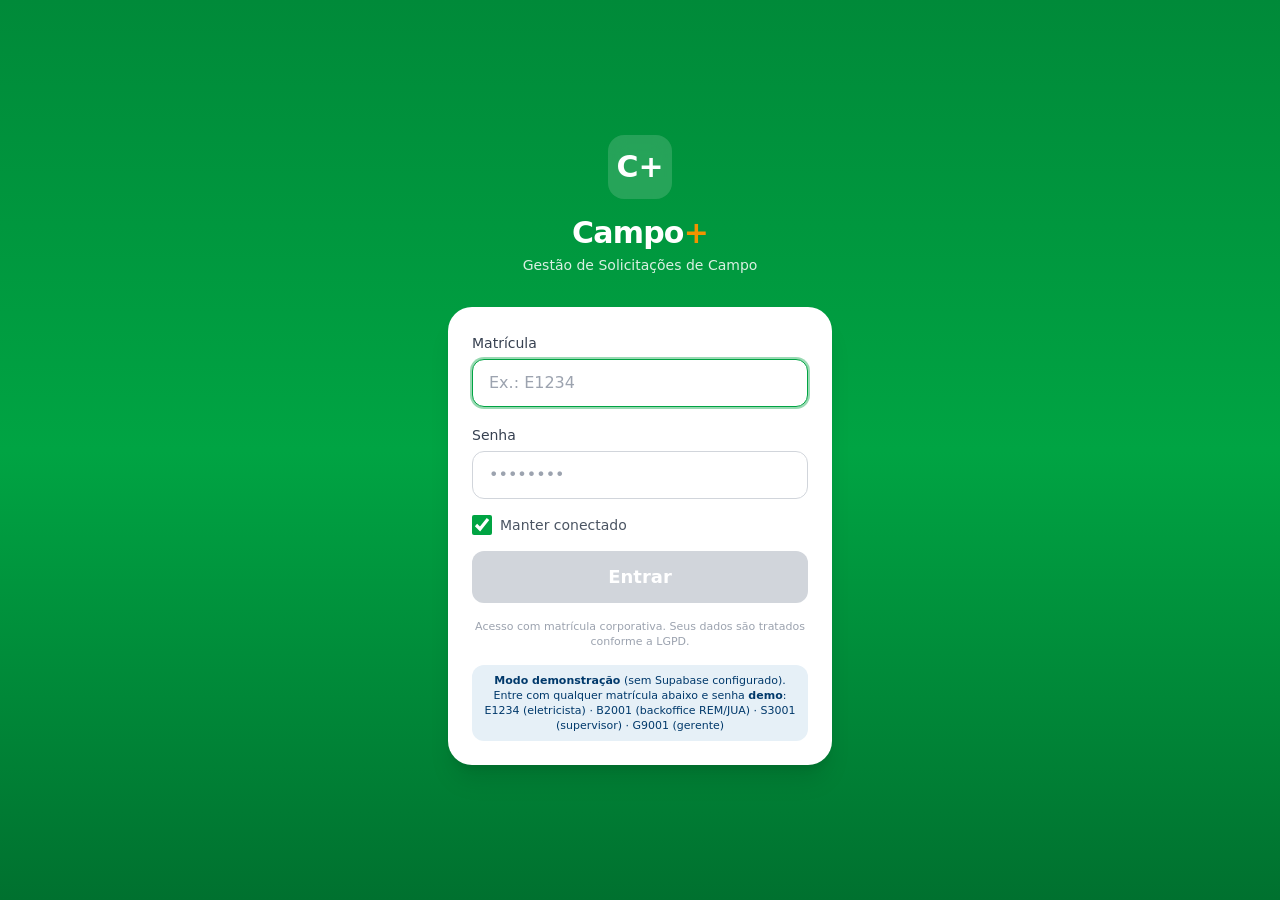
<file: index.html>
<!doctype html>
<html lang="pt-BR">
  <head>
    <meta charset="UTF-8" />
    <meta name="viewport" content="width=device-width, initial-scale=1.0, viewport-fit=cover" />
    <meta name="theme-color" content="#00A443" />
    <meta name="description" content="Campo+ | Gestão de Solicitações de Campo" />
    <meta name="apple-mobile-web-app-capable" content="yes" />
    <meta name="mobile-web-app-capable" content="yes" />
    <meta name="apple-mobile-web-app-status-bar-style" content="black-translucent" />
    <meta name="apple-mobile-web-app-title" content="Campo+" />
    <link rel="icon" href="./icons/icon-192.png" />
    <link rel="apple-touch-icon" href="./icons/icon-192.png" />
    <link rel="manifest" href="./manifest.webmanifest" />
    <link rel="apple-touch-startup-image" media="(device-width: 428px) and (device-height: 926px) and (-webkit-device-pixel-ratio: 3)" href="./icons/apple-splash-1290x2796.png" />
    <link rel="apple-touch-startup-image" media="(device-width: 390px) and (device-height: 844px) and (-webkit-device-pixel-ratio: 3)" href="./icons/apple-splash-1170x2532.png" />
    <link rel="apple-touch-startup-image" media="(device-width: 375px) and (device-height: 812px) and (-webkit-device-pixel-ratio: 3)" href="./icons/apple-splash-1125x2436.png" />
    <link rel="apple-touch-startup-image" media="(device-width: 414px) and (device-height: 896px) and (-webkit-device-pixel-ratio: 2)" href="./icons/apple-splash-1242x2688.png" />
    <link rel="apple-touch-startup-image" media="(device-width: 375px) and (device-height: 667px) and (-webkit-device-pixel-ratio: 2)" href="./icons/apple-splash-750x1334.png" />
    <title>Campo+ | Gestão de Solicitações de Campo</title>
    <script type="module" crossorigin src="/assets/index--kVnrN8R.js"></script>
    <link rel="stylesheet" crossorigin href="/assets/index-D35mV-sp.css">
  </head>
  <body>
    <div id="root"></div>
  </body>
</html>
</file>
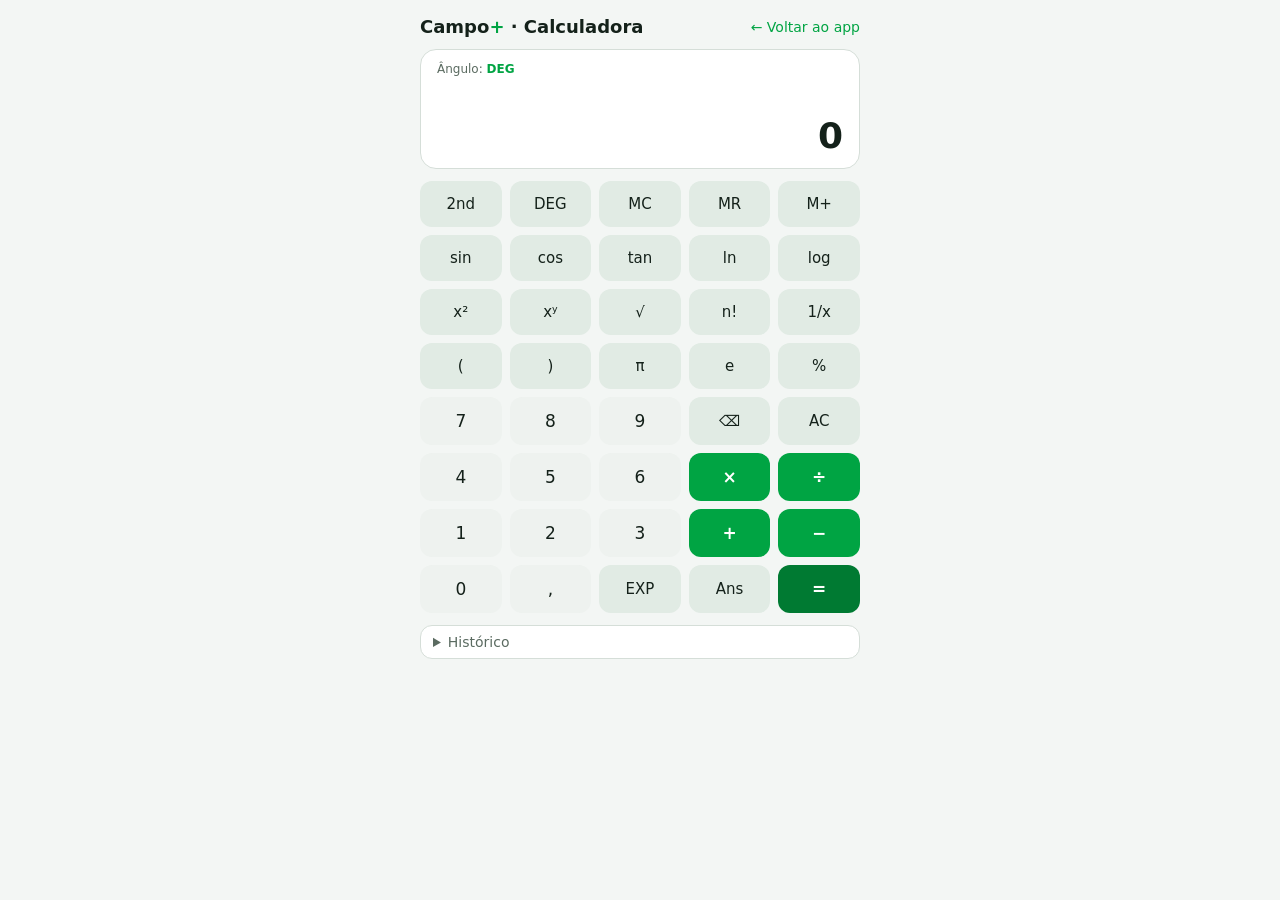
<file: calculadora.html>
<!doctype html>
<html lang="pt-BR">
  <head>
    <meta charset="UTF-8" />
    <meta name="viewport" content="width=device-width, initial-scale=1.0, viewport-fit=cover" />
    <meta name="theme-color" content="#00A443" />
    <meta name="description" content="Campo+ | Calculadora científica" />
    <link rel="icon" href="./icons/icon-192.png" />
    <link rel="apple-touch-icon" href="./icons/icon-192.png" />
    <link rel="manifest" href="./manifest.webmanifest" />
    <title>Campo+ | Calculadora científica</title>
    <style>
      :root {
        --verde: #00a443;
        --verde-escuro: #007a32;
        --bg: #f3f6f4;
        --painel: #ffffff;
        --tecla: #eef2ef;
        --tecla-fn: #e1ebe4;
        --texto: #14211a;
        --texto-sec: #5b6b61;
        --borda: #d5ded8;
        --erro: #c62828;
      }
      @media (prefers-color-scheme: dark) {
        :root {
          --bg: #0f1612;
          --painel: #18221c;
          --tecla: #223029;
          --tecla-fn: #1c3326;
          --texto: #e8f0eb;
          --texto-sec: #9db0a4;
          --borda: #2c3b33;
          --erro: #ef5350;
        }
      }
      * { box-sizing: border-box; }
      html, body { margin: 0; height: 100%; }
      body {
        background: var(--bg);
        color: var(--texto);
        font-family: system-ui, -apple-system, "Segoe UI", Roboto, sans-serif;
        display: flex;
        justify-content: center;
        padding: max(16px, env(safe-area-inset-top)) 16px max(16px, env(safe-area-inset-bottom));
      }
      .calc { width: 100%; max-width: 440px; display: flex; flex-direction: column; gap: 12px; }
      header { display: flex; align-items: center; justify-content: space-between; }
      header h1 { font-size: 18px; margin: 0; }
      header h1 span { color: var(--verde); }
      header a { color: var(--verde); text-decoration: none; font-size: 14px; }
      .visor {
        background: var(--painel);
        border: 1px solid var(--borda);
        border-radius: 16px;
        padding: 12px 16px;
        min-height: 120px;
        display: flex;
        flex-direction: column;
        justify-content: space-between;
      }
      .status { display: flex; gap: 8px; font-size: 12px; color: var(--texto-sec); }
      .status b { color: var(--verde); }
      #expr {
        font-size: 20px;
        color: var(--texto-sec);
        text-align: right;
        word-break: break-all;
        min-height: 28px;
      }
      #res {
        font-size: 36px;
        font-weight: 600;
        text-align: right;
        overflow-x: auto;
        white-space: nowrap;
        font-variant-numeric: tabular-nums;
      }
      #res.erro { color: var(--erro); font-size: 22px; }
      .teclado { display: grid; grid-template-columns: repeat(5, 1fr); gap: 8px; }
      button {
        font: inherit;
        font-size: 17px;
        border: none;
        border-radius: 12px;
        padding: 14px 0;
        background: var(--tecla);
        color: var(--texto);
        cursor: pointer;
        touch-action: manipulation;
        transition: filter .1s, transform .05s;
      }
      button:hover { filter: brightness(.96); }
      button:active { transform: scale(.96); }
      button:focus-visible { outline: 2px solid var(--verde); outline-offset: 2px; }
      button.fn { background: var(--tecla-fn); font-size: 15px; }
      button.op { background: var(--verde); color: #fff; font-weight: 600; }
      button.igual { background: var(--verde-escuro); color: #fff; font-weight: 700; }
      button.ativo { outline: 2px solid var(--verde); }
      details {
        background: var(--painel);
        border: 1px solid var(--borda);
        border-radius: 12px;
        padding: 8px 12px;
        font-size: 14px;
      }
      summary { cursor: pointer; color: var(--texto-sec); }
      #historico { list-style: none; margin: 8px 0 0; padding: 0; max-height: 200px; overflow-y: auto; }
      #historico li {
        padding: 6px 0;
        border-top: 1px solid var(--borda);
        cursor: pointer;
        text-align: right;
      }
      #historico li small { display: block; color: var(--texto-sec); }
    </style>
  </head>
  <body>
    <main class="calc">
      <header>
        <h1>Campo<span>+</span> · Calculadora</h1>
        <a href="./">← Voltar ao app</a>
      </header>

      <section class="visor" aria-live="polite">
        <div class="status">
          <span>Ângulo: <b id="modo">DEG</b></span>
          <span id="memInd"></span>
          <span id="shiftInd"></span>
        </div>
        <div id="expr"></div>
        <div id="res">0</div>
      </section>

      <section class="teclado" id="teclado">
        <button class="fn" data-acao="shift" id="btnShift">2nd</button>
        <button class="fn" data-acao="modo" id="btnModo">DEG</button>
        <button class="fn" data-acao="mc">MC</button>
        <button class="fn" data-acao="mr">MR</button>
        <button class="fn" data-acao="m+">M+</button>

        <button class="fn" data-f="sin" data-f2="asin">sin</button>
        <button class="fn" data-f="cos" data-f2="acos">cos</button>
        <button class="fn" data-f="tan" data-f2="atan">tan</button>
        <button class="fn" data-f="ln" data-f2="exp">ln</button>
        <button class="fn" data-f="log" data-f2="10^">log</button>

        <button class="fn" data-ins="²" data-ins2="³">x²</button>
        <button class="fn" data-ins="^">xʸ</button>
        <button class="fn" data-f="√" data-f2="∛">√</button>
        <button class="fn" data-ins="!">n!</button>
        <button class="fn" data-ins="⁻¹">1/x</button>

        <button class="fn" data-ins="(">(</button>
        <button class="fn" data-ins=")">)</button>
        <button class="fn" data-ins="π">π</button>
        <button class="fn" data-ins="e">e</button>
        <button class="fn" data-ins="%">%</button>

        <button data-ins="7">7</button>
        <button data-ins="8">8</button>
        <button data-ins="9">9</button>
        <button class="fn" data-acao="del" aria-label="Apagar">⌫</button>
        <button class="fn" data-acao="ac">AC</button>

        <button data-ins="4">4</button>
        <button data-ins="5">5</button>
        <button data-ins="6">6</button>
        <button class="op" data-ins="×">×</button>
        <button class="op" data-ins="÷">÷</button>

        <button data-ins="1">1</button>
        <button data-ins="2">2</button>
        <button data-ins="3">3</button>
        <button class="op" data-ins="+">+</button>
        <button class="op" data-ins="−">−</button>

        <button data-ins="0">0</button>
        <button data-ins=",">,</button>
        <button class="fn" data-ins="E" title="Notação científica (×10ⁿ)">EXP</button>
        <button class="fn" data-acao="ans">Ans</button>
        <button class="igual" data-acao="igual">=</button>
      </section>

      <details>
        <summary>Histórico</summary>
        <ul id="historico"></ul>
      </details>
    </main>

    <script>
      'use strict'

      // ---------- Avaliador (descida recursiva, sem eval) ----------
      // Gramática:
      //   expr    = termo (('+'|'-') termo)*
      //   termo   = unario (('*'|'/') unario | <multiplicação implícita>)*
      //   unario  = ('+'|'-') unario | potencia
      //   potencia= posfixo ('^' unario)?          (associativa à direita)
      //   posfixo = primario ('!' | '%' | '²' | '³' | '⁻¹')*
      //   primario= numero | const | func primario | '(' expr ')'
      const FUNCS = ['asin', 'acos', 'atan', 'sin', 'cos', 'tan', 'ln', 'log', 'exp', '10^', '√', '∛']
      const CONSTS = { 'π': Math.PI, 'e': Math.E, 'Ans': 0 }

      function tokenizar(s) {
        const t = []
        let i = 0
        s = s.replace(/×/g, '*').replace(/÷/g, '/').replace(/−/g, '-').replace(/,/g, '.')
        while (i < s.length) {
          const c = s[i]
          if (c === ' ') { i++; continue }
          const num = /^(\d+\.?\d*|\.\d+)(E[+-]?\d+)?/.exec(s.slice(i))
          if (num) { t.push({ k: 'num', v: parseFloat(num[0]) }); i += num[0].length; continue }
          const fn = FUNCS.find(f => s.startsWith(f, i))
          if (fn) { t.push({ k: 'fn', v: fn }); i += fn.length; continue }
          if (s.startsWith('Ans', i)) { t.push({ k: 'num', v: CONSTS.Ans }); i += 3; continue }
          if (s.startsWith('⁻¹', i)) { t.push({ k: 'post', v: '⁻¹' }); i += 2; continue }
          if (c === 'π' || c === 'e') { t.push({ k: 'num', v: CONSTS[c] }); i++; continue }
          if ('!%²³'.includes(c)) { t.push({ k: 'post', v: c }); i++; continue }
          if ('+-*/^()'.includes(c)) { t.push({ k: c }); i++; continue }
          throw new Error('Símbolo inválido: ' + c)
        }
        return t
      }

      function fatorial(n) {
        if (n < 0 || !Number.isInteger(n)) throw new Error('n! exige inteiro ≥ 0')
        if (n > 170) return Infinity
        let r = 1
        for (let i = 2; i <= n; i++) r *= i
        return r
      }

      function avaliar(str, emGraus) {
        const t = tokenizar(str)
        let p = 0
        const ver = () => t[p]
        const pega = k => {
          if (!t[p] || t[p].k !== k) throw new Error(k === ')' ? 'Parêntese não fechado' : 'Expressão incompleta')
          return t[p++]
        }
        const ang = x => (emGraus ? (x * Math.PI) / 180 : x)
        const angInv = x => (emGraus ? (x * 180) / Math.PI : x)
        // corrige ruído de ponto flutuante em ângulos notáveis (sin 180° = 0, não 1,2e-16)
        const limpa = x => (Math.abs(x) < 1e-12 ? 0 : x)

        const aplica = (f, x) => {
          switch (f) {
            case 'sin': return limpa(Math.sin(ang(x)))
            case 'cos': return limpa(Math.cos(ang(x)))
            case 'tan': {
              if (emGraus && Math.abs(x % 180) === 90) throw new Error('tan indefinida')
              return limpa(Math.tan(ang(x)))
            }
            case 'asin': return angInv(Math.asin(x))
            case 'acos': return angInv(Math.acos(x))
            case 'atan': return angInv(Math.atan(x))
            case 'ln': return Math.log(x)
            case 'log': return Math.log10(x)
            case 'exp': return Math.exp(x)
            case '10^': return Math.pow(10, x)
            case '√': return Math.sqrt(x)
            case '∛': return Math.cbrt(x)
          }
        }

        // pct: o último termo lido foi "x%" isolado → em a ± x%, vale a × x/100 (200 + 10% = 220)
        let pct = false
        function expr() {
          let v = termo()
          while (ver() && (ver().k === '+' || ver().k === '-')) {
            const op = t[p++].k
            let d = termo()
            if (pct) d = v * d
            v = op === '+' ? v + d : v - d
          }
          return v
        }
        function iniciaPrimario(tk) {
          return tk && (tk.k === 'num' || tk.k === 'fn' || tk.k === '(')
        }
        function termo() {
          let v = unario()
          let ehPct = pct
          for (;;) {
            const tk = ver()
            if (tk && (tk.k === '*' || tk.k === '/')) {
              p++
              const d = unario()
              if (tk.k === '/' && d === 0) throw new Error('Divisão por zero')
              v = tk.k === '*' ? v * d : v / d
            } else if (iniciaPrimario(tk)) {
              v *= unario() // 2π, 3(4+1), 2sin(30)
            } else break
            ehPct = false
          }
          pct = ehPct
          return v
        }
        function unario() {
          const tk = ver()
          if (tk && tk.k === '-') { p++; return -unario() }
          if (tk && tk.k === '+') { p++; return unario() }
          return potencia()
        }
        function potencia() {
          const b = posfixo()
          if (ver() && ver().k === '^') {
            p++
            const v = Math.pow(b, unario())
            pct = false
            return v
          }
          return b
        }
        function posfixo() {
          let v = primario()
          pct = false
          while (ver() && ver().k === 'post') {
            const o = t[p++].v
            pct = o === '%'
            if (o === '!') v = fatorial(v)
            else if (o === '%') v = v / 100
            else if (o === '²') v = v * v
            else if (o === '³') v = v * v * v
            else if (o === '⁻¹') {
              if (v === 0) throw new Error('Divisão por zero')
              v = 1 / v
            }
          }
          return v
        }
        function primario() {
          const tk = ver()
          if (!tk) throw new Error('Expressão incompleta')
          if (tk.k === 'num') { p++; return tk.v }
          if (tk.k === '(') {
            p++
            const v = expr()
            pega(')')
            return v
          }
          if (tk.k === 'fn') {
            p++
            return aplica(tk.v, primario()) // sin(30)² = (sin 30)²
          }
          throw new Error('Expressão inválida')
        }

        if (!t.length) return 0
        const r = expr()
        if (p < t.length) throw new Error(t[p].k === ')' ? 'Parêntese sem abertura' : 'Expressão inválida')
        if (Number.isNaN(r)) throw new Error('Fora do domínio')
        return r
      }

      function formatar(x) {
        if (!Number.isFinite(x)) return x > 0 ? '∞' : '−∞'
        if (x !== 0 && (Math.abs(x) >= 1e15 || Math.abs(x) < 1e-9)) {
          return x.toExponential(10).replace(/\.?0+e/, 'e').replace('.', ',').replace('e', ' × 10^').replace('^+', '^')
        }
        const r = parseFloat(x.toPrecision(14))
        return r.toLocaleString('pt-BR', { maximumFractionDigits: 12 })
      }

      // número → texto aceito pelo tokenizador (vírgula decimal, E maiúsculo)
      function paraExpr(x) {
        const t = String(parseFloat(x.toPrecision(14))).replace('e', 'E').replace('.', ',')
        return x < 0 ? '(' + t + ')' : t
      }

      // ---------- Estado e UI ----------
      const $ = id => document.getElementById(id)
      const elExpr = $('expr'), elRes = $('res')
      let expressao = ''
      let emGraus = true
      let shift = false
      let memoria = 0
      let acabouDeCalcular = false
      let historico = []

      try {
        const salvo = JSON.parse(localStorage.getItem('campomais-calc') || '{}')
        if (typeof salvo.memoria === 'number') memoria = salvo.memoria
        if (typeof salvo.ans === 'number') CONSTS.Ans = salvo.ans
        if (typeof salvo.emGraus === 'boolean') emGraus = salvo.emGraus
        if (Array.isArray(salvo.historico)) historico = salvo.historico.slice(0, 30)
      } catch (_) {}

      function persistir() {
        try {
          localStorage.setItem('campomais-calc', JSON.stringify({ memoria, ans: CONSTS.Ans, emGraus, historico }))
        } catch (_) {}
      }

      function preview() {
        if (!expressao) { elRes.textContent = '0'; elRes.classList.remove('erro'); return }
        try {
          // fecha parênteses pendentes só para a prévia
          const abertos = (expressao.match(/\(/g) || []).length - (expressao.match(/\)/g) || []).length
          const v = avaliar(expressao + ')'.repeat(Math.max(0, abertos)), emGraus)
          elRes.textContent = formatar(v)
          elRes.classList.remove('erro')
        } catch (_) { /* expressão ainda em digitação: mantém o último valor */ }
      }

      function render() {
        elExpr.textContent = expressao
        $('modo').textContent = emGraus ? 'DEG' : 'RAD'
        $('btnModo').textContent = emGraus ? 'DEG' : 'RAD'
        $('memInd').textContent = memoria !== 0 ? 'M = ' + formatar(memoria) : ''
        $('shiftInd').textContent = shift ? '2nd' : ''
        $('btnShift').classList.toggle('ativo', shift)
        document.querySelectorAll('[data-f2],[data-ins2]').forEach(b => {
          if (!b.dataset.rotulo) b.dataset.rotulo = b.textContent
          const alt = { asin: 'sin⁻¹', acos: 'cos⁻¹', atan: 'tan⁻¹', exp: 'eˣ', '10^': '10ˣ', '∛': '∛', '³': 'x³' }
          const k = b.dataset.f2 || b.dataset.ins2
          b.textContent = shift ? alt[k] : b.dataset.rotulo
        })
        const ul = $('historico')
        ul.innerHTML = ''
        historico.forEach(h => {
          const li = document.createElement('li')
          li.innerHTML = '<small></small><span></span>'
          li.firstChild.textContent = h.e + ' ='
          li.lastChild.textContent = formatar(h.r)
          li.onclick = () => { expressao = h.e; acabouDeCalcular = false; render(); preview() }
          ul.appendChild(li)
        })
      }

      function inserir(s) {
        const ehOperador = ['+', '−', '×', '÷', '^', '%', '!', '²', '³', '⁻¹'].includes(s)
        if (acabouDeCalcular) {
          // após "=": operador continua a partir de Ans; número começa conta nova
          expressao = ehOperador ? 'Ans' : ''
          acabouDeCalcular = false
        }
        expressao += s
        render()
        preview()
      }

      function calcular() {
        if (!expressao) return
        try {
          const abertos = (expressao.match(/\(/g) || []).length - (expressao.match(/\)/g) || []).length
          const completa = expressao + ')'.repeat(Math.max(0, abertos))
          const v = avaliar(completa, emGraus)
          CONSTS.Ans = v
          historico.unshift({ e: completa, r: v })
          historico = historico.slice(0, 30)
          expressao = completa
          elRes.textContent = formatar(v)
          elRes.classList.remove('erro')
          acabouDeCalcular = true
          persistir()
        } catch (err) {
          elRes.textContent = err.message
          elRes.classList.add('erro')
        }
        render()
      }

      function acao(a) {
        switch (a) {
          case 'ac': expressao = ''; acabouDeCalcular = false; break
          case 'del':
            if (acabouDeCalcular) { expressao = ''; acabouDeCalcular = false; break }
            // remove o token inteiro quando for função/constante (sin(, Ans, ⁻¹...)
            {
              const m = /(asin\(|acos\(|atan\(|sin\(|cos\(|tan\(|ln\(|log\(|exp\(|10\^\(|√\(|∛\(|Ans|⁻¹)$/.exec(expressao)
              expressao = expressao.slice(0, m ? -m[0].length : -1)
            }
            break
          case 'igual': calcular(); return
          case 'modo': emGraus = !emGraus; persistir(); break
          case 'shift': shift = !shift; render(); return
          case 'ans': inserir('Ans'); return
          case 'mc': memoria = 0; persistir(); break
          case 'mr': inserir(paraExpr(memoria)); return
          case 'm+':
            try {
              const v = expressao ? avaliar(expressao, emGraus) : CONSTS.Ans
              memoria += v
              persistir()
            } catch (_) {}
            break
        }
        render()
        preview()
      }

      $('teclado').addEventListener('click', e => {
        const b = e.target.closest('button')
        if (!b) return
        if (b.dataset.acao) return acao(b.dataset.acao)
        const usaShift = shift && (b.dataset.f2 || b.dataset.ins2)
        if (b.dataset.f) inserir((usaShift ? b.dataset.f2 : b.dataset.f) + '(')
        else if (b.dataset.ins) inserir(usaShift ? b.dataset.ins2 : b.dataset.ins)
        if (usaShift) { shift = false; render() }
      })

      // Teclado físico
      document.addEventListener('keydown', e => {
        if (e.ctrlKey || e.metaKey || e.altKey) return
        const k = e.key
        const mapa = { '*': '×', '/': '÷', '-': '−', '.': ',', 'p': 'π' }
        if (/^[0-9+()^!%e,]$/.test(k)) inserir(k)
        else if (mapa[k]) inserir(mapa[k])
        else if (k === 's') inserir('sin(')
        else if (k === 'c') inserir('cos(')
        else if (k === 't') inserir('tan(')
        else if (k === 'l') inserir('ln(')
        else if (k === 'r') inserir('√(')
        else if (k === 'Enter' || k === '=') { e.preventDefault(); calcular() }
        else if (k === 'Backspace') acao('del')
        else if (k === 'Escape' || k === 'Delete') acao('ac')
        else return
        e.preventDefault()
      })

      render()
    </script>
  </body>
</html>
</file>
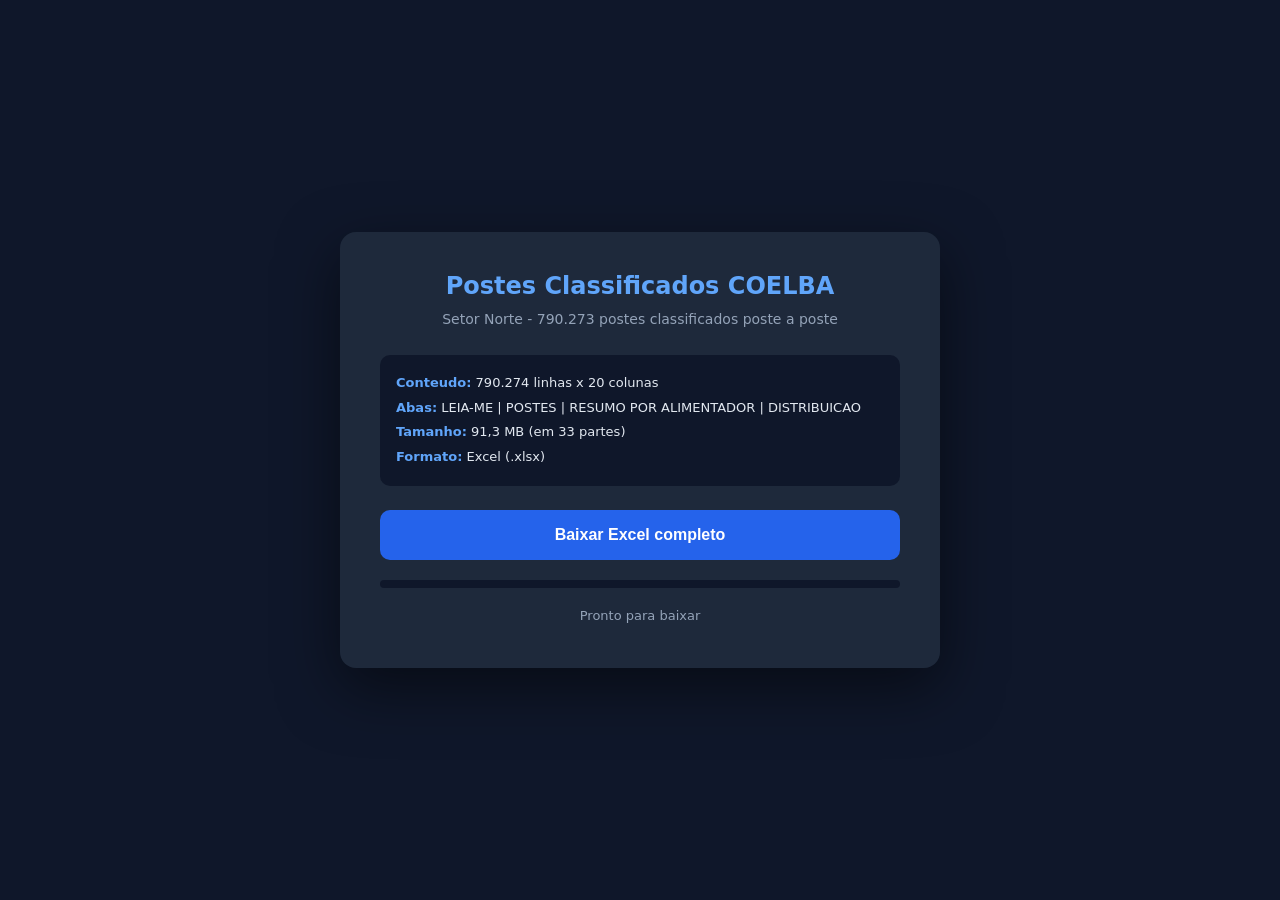
<file: risco/excel.html>
<!DOCTYPE html><html lang="pt-BR"><head><meta charset="utf-8">
<meta name="viewport" content="width=device-width,initial-scale=1">
<title>Excel - Postes Classificados COELBA</title>
<style>
body{margin:0;font-family:system-ui,-apple-system,sans-serif;background:#0f172a;color:#e2e8f0;
display:flex;align-items:center;justify-content:center;min-height:100vh}
.card{background:#1e293b;border-radius:16px;padding:40px;max-width:520px;width:90%;
box-shadow:0 20px 60px rgba(0,0,0,.5);text-align:center}
h1{margin:0 0 8px;font-size:24px;color:#60a5fa}
.sub{color:#94a3b8;font-size:14px;margin-bottom:24px;line-height:1.6}
.info{background:#0f172a;border-radius:10px;padding:16px;margin-bottom:24px;font-size:13px;text-align:left;line-height:1.9}
.info b{color:#60a5fa}
button{background:#2563eb;color:#fff;border:0;border-radius:10px;padding:16px 32px;
font-size:16px;font-weight:600;cursor:pointer;width:100%;transition:.2s}
button:hover{background:#1d4ed8}button:disabled{background:#475569;cursor:not-allowed}
.barra{height:8px;background:#0f172a;border-radius:4px;overflow:hidden;margin:20px 0}
.barra i{display:block;height:100%;width:0;background:linear-gradient(90deg,#2563eb,#60a5fa);transition:width .3s}
#st{font-size:13px;color:#94a3b8;min-height:20px}
.ok{color:#4ade80!important}.err{color:#f87171!important}
</style></head><body>
<div class="card">
<h1>Postes Classificados COELBA</h1>
<div class="sub">Setor Norte - 790.273 postes classificados poste a poste</div>
<div class="info">
<b>Conteudo:</b> 790.274 linhas x 20 colunas<br>
<b>Abas:</b> LEIA-ME | POSTES | RESUMO POR ALIMENTADOR | DISTRIBUICAO<br>
<b>Tamanho:</b> 91,3 MB (em 33 partes)<br>
<b>Formato:</b> Excel (.xlsx)
</div>
<button id="bt" onclick="baixar()">Baixar Excel completo</button>
<div class="barra"><i id="pb"></i></div>
<div id="st">Pronto para baixar</div>
</div>
<script>
var N=33;
async function baixar(){
  var bt=document.getElementById('bt'),pb=document.getElementById('pb'),st=document.getElementById('st');
  bt.disabled=true;
  try{
    var pedacos=[];
    for(var i=1;i<=N;i++){
      var nome='p'+String(i).padStart(2,'0')+'.b64';
      st.textContent='Baixando parte '+i+' de '+N+'...';
      pb.style.width=(i/N*100)+'%';
      var r=await fetch('xlsx/'+nome+'?t='+Date.now());
      if(!r.ok) throw new Error('parte '+i+': HTTP '+r.status);
      var t=(await r.text()).trim();
      var bin=atob(t), u=new Uint8Array(bin.length);
      for(var j=0;j<bin.length;j++) u[j]=bin.charCodeAt(j);
      pedacos.push(u);
    }
    st.textContent='Montando arquivo...';
    var blob=new Blob(pedacos,{type:'application/vnd.openxmlformats-officedocument.spreadsheetml.sheet'});
    var a=document.createElement('a');
    a.href=URL.createObjectURL(blob);
    a.download='postes_classificados_completo.xlsx';
    document.body.appendChild(a); a.click();
    setTimeout(function(){URL.revokeObjectURL(a.href);a.remove()},2000);
    st.className='ok'; st.textContent='Pronto! O download comecou (91,3 MB)';
    pb.style.width='100%';
  }catch(e){
    st.className='err'; st.textContent='Erro: '+e.message;
  }
  bt.disabled=false;
}
</script></body></html>
</file>
<file: assets/index-D35mV-sp.css>
*,:before,:after{--tw-border-spacing-x: 0;--tw-border-spacing-y: 0;--tw-translate-x: 0;--tw-translate-y: 0;--tw-rotate: 0;--tw-skew-x: 0;--tw-skew-y: 0;--tw-scale-x: 1;--tw-scale-y: 1;--tw-pan-x: ;--tw-pan-y: ;--tw-pinch-zoom: ;--tw-scroll-snap-strictness: proximity;--tw-gradient-from-position: ;--tw-gradient-via-position: ;--tw-gradient-to-position: ;--tw-ordinal: ;--tw-slashed-zero: ;--tw-numeric-figure: ;--tw-numeric-spacing: ;--tw-numeric-fraction: ;--tw-ring-inset: ;--tw-ring-offset-width: 0px;--tw-ring-offset-color: #fff;--tw-ring-color: rgb(59 130 246 / .5);--tw-ring-offset-shadow: 0 0 #0000;--tw-ring-shadow: 0 0 #0000;--tw-shadow: 0 0 #0000;--tw-shadow-colored: 0 0 #0000;--tw-blur: ;--tw-brightness: ;--tw-contrast: ;--tw-grayscale: ;--tw-hue-rotate: ;--tw-invert: ;--tw-saturate: ;--tw-sepia: ;--tw-drop-shadow: ;--tw-backdrop-blur: ;--tw-backdrop-brightness: ;--tw-backdrop-contrast: ;--tw-backdrop-grayscale: ;--tw-backdrop-hue-rotate: ;--tw-backdrop-invert: ;--tw-backdrop-opacity: ;--tw-backdrop-saturate: ;--tw-backdrop-sepia: ;--tw-contain-size: ;--tw-contain-layout: ;--tw-contain-paint: ;--tw-contain-style: }::backdrop{--tw-border-spacing-x: 0;--tw-border-spacing-y: 0;--tw-translate-x: 0;--tw-translate-y: 0;--tw-rotate: 0;--tw-skew-x: 0;--tw-skew-y: 0;--tw-scale-x: 1;--tw-scale-y: 1;--tw-pan-x: ;--tw-pan-y: ;--tw-pinch-zoom: ;--tw-scroll-snap-strictness: proximity;--tw-gradient-from-position: ;--tw-gradient-via-position: ;--tw-gradient-to-position: ;--tw-ordinal: ;--tw-slashed-zero: ;--tw-numeric-figure: ;--tw-numeric-spacing: ;--tw-numeric-fraction: ;--tw-ring-inset: ;--tw-ring-offset-width: 0px;--tw-ring-offset-color: #fff;--tw-ring-color: rgb(59 130 246 / .5);--tw-ring-offset-shadow: 0 0 #0000;--tw-ring-shadow: 0 0 #0000;--tw-shadow: 0 0 #0000;--tw-shadow-colored: 0 0 #0000;--tw-blur: ;--tw-brightness: ;--tw-contrast: ;--tw-grayscale: ;--tw-hue-rotate: ;--tw-invert: ;--tw-saturate: ;--tw-sepia: ;--tw-drop-shadow: ;--tw-backdrop-blur: ;--tw-backdrop-brightness: ;--tw-backdrop-contrast: ;--tw-backdrop-grayscale: ;--tw-backdrop-hue-rotate: ;--tw-backdrop-invert: ;--tw-backdrop-opacity: ;--tw-backdrop-saturate: ;--tw-backdrop-sepia: ;--tw-contain-size: ;--tw-contain-layout: ;--tw-contain-paint: ;--tw-contain-style: }*,:before,:after{box-sizing:border-box;border-width:0;border-style:solid;border-color:#e5e7eb}:before,:after{--tw-content: ""}html,:host{line-height:1.5;-webkit-text-size-adjust:100%;-moz-tab-size:4;-o-tab-size:4;tab-size:4;font-family:Inter,system-ui,-apple-system,Segoe UI,Roboto,sans-serif;font-feature-settings:normal;font-variation-settings:normal;-webkit-tap-highlight-color:transparent}body{margin:0;line-height:inherit}hr{height:0;color:inherit;border-top-width:1px}abbr:where([title]){-webkit-text-decoration:underline dotted;text-decoration:underline dotted}h1,h2,h3,h4,h5,h6{font-size:inherit;font-weight:inherit}a{color:inherit;text-decoration:inherit}b,strong{font-weight:bolder}code,kbd,samp,pre{font-family:ui-monospace,SFMono-Regular,Menlo,Monaco,Consolas,Liberation Mono,Courier New,monospace;font-feature-settings:normal;font-variation-settings:normal;font-size:1em}small{font-size:80%}sub,sup{font-size:75%;line-height:0;position:relative;vertical-align:baseline}sub{bottom:-.25em}sup{top:-.5em}table{text-indent:0;border-color:inherit;border-collapse:collapse}button,input,optgroup,select,textarea{font-family:inherit;font-feature-settings:inherit;font-variation-settings:inherit;font-size:100%;font-weight:inherit;line-height:inherit;letter-spacing:inherit;color:inherit;margin:0;padding:0}button,select{text-transform:none}button,input:where([type=button]),input:where([type=reset]),input:where([type=submit]){-webkit-appearance:button;background-color:transparent;background-image:none}:-moz-focusring{outline:auto}:-moz-ui-invalid{box-shadow:none}progress{vertical-align:baseline}::-webkit-inner-spin-button,::-webkit-outer-spin-button{height:auto}[type=search]{-webkit-appearance:textfield;outline-offset:-2px}::-webkit-search-decoration{-webkit-appearance:none}::-webkit-file-upload-button{-webkit-appearance:button;font:inherit}summary{display:list-item}blockquote,dl,dd,h1,h2,h3,h4,h5,h6,hr,figure,p,pre{margin:0}fieldset{margin:0;padding:0}legend{padding:0}ol,ul,menu{list-style:none;margin:0;padding:0}dialog{padding:0}textarea{resize:vertical}input::-moz-placeholder,textarea::-moz-placeholder{opacity:1;color:#9ca3af}input::placeholder,textarea::placeholder{opacity:1;color:#9ca3af}button,[role=button]{cursor:pointer}:disabled{cursor:default}img,svg,video,canvas,audio,iframe,embed,object{display:block;vertical-align:middle}img,video{max-width:100%;height:auto}[hidden]:where(:not([hidden=until-found])){display:none}.fixed{position:fixed}.absolute{position:absolute}.relative{position:relative}.sticky{position:sticky}.inset-0{top:0;right:0;bottom:0;left:0}.inset-x-0{left:0;right:0}.-right-0\.5{right:-.125rem}.-right-1{right:-.25rem}.-top-0\.5{top:-.125rem}.-top-1{top:-.25rem}.bottom-0{bottom:0}.bottom-16{bottom:4rem}.bottom-24{bottom:6rem}.left-1\/2{left:50%}.left-3{left:.75rem}.right-0{right:0}.top-0{top:0}.top-1\/2{top:50%}.top-12{top:3rem}.z-40{z-index:40}.z-50{z-index:50}.z-\[60\]{z-index:60}.z-\[70\]{z-index:70}.col-span-2{grid-column:span 2 / span 2}.mx-auto{margin-left:auto;margin-right:auto}.my-0\.5{margin-top:.125rem;margin-bottom:.125rem}.-ml-2{margin-left:-.5rem}.-mt-14{margin-top:-3.5rem}.mb-0\.5{margin-bottom:.125rem}.mb-1{margin-bottom:.25rem}.mb-2{margin-bottom:.5rem}.mb-3{margin-bottom:.75rem}.mb-8{margin-bottom:2rem}.ml-1{margin-left:.25rem}.ml-auto{margin-left:auto}.mr-1{margin-right:.25rem}.mt-0\.5{margin-top:.125rem}.mt-1{margin-top:.25rem}.mt-1\.5{margin-top:.375rem}.mt-3{margin-top:.75rem}.mt-4{margin-top:1rem}.line-clamp-2{overflow:hidden;display:-webkit-box;-webkit-box-orient:vertical;-webkit-line-clamp:2}.block{display:block}.inline-block{display:inline-block}.inline{display:inline}.flex{display:flex}.inline-flex{display:inline-flex}.table{display:table}.grid{display:grid}.hidden{display:none}.h-1{height:.25rem}.h-1\.5{height:.375rem}.h-10{height:2.5rem}.h-11{height:2.75rem}.h-12{height:3rem}.h-14{height:3.5rem}.h-16{height:4rem}.h-2{height:.5rem}.h-2\.5{height:.625rem}.h-24{height:6rem}.h-3{height:.75rem}.h-4{height:1rem}.h-40{height:10rem}.h-5{height:1.25rem}.h-6{height:1.5rem}.h-64{height:16rem}.h-7{height:1.75rem}.h-8{height:2rem}.h-9{height:2.25rem}.h-full{height:100%}.max-h-80{max-height:20rem}.max-h-\[88vh\]{max-height:88vh}.min-h-11{min-height:2.75rem}.min-h-12{min-height:3rem}.min-h-14{min-height:3.5rem}.min-h-16{min-height:4rem}.min-h-24{min-height:6rem}.min-h-36{min-height:9rem}.min-h-\[88px\]{min-height:88px}.min-h-screen{min-height:100vh}.w-0\.5{width:.125rem}.w-10{width:2.5rem}.w-14{width:3.5rem}.w-16{width:4rem}.w-2{width:.5rem}.w-2\.5{width:.625rem}.w-24{width:6rem}.w-3{width:.75rem}.w-4{width:1rem}.w-44{width:11rem}.w-5{width:1.25rem}.w-72{width:18rem}.w-80{width:20rem}.w-9{width:2.25rem}.w-\[90\%\]{width:90%}.w-full{width:100%}.min-w-0{min-width:0px}.min-w-36{min-width:9rem}.min-w-40{min-width:10rem}.min-w-5{min-width:1.25rem}.min-w-\[30\%\]{min-width:30%}.min-w-max{min-width:-moz-max-content;min-width:max-content}.max-w-2xl{max-width:42rem}.max-w-40{max-width:10rem}.max-w-5xl{max-width:64rem}.max-w-6xl{max-width:72rem}.max-w-\[85\%\]{max-width:85%}.max-w-\[92vw\]{max-width:92vw}.max-w-md{max-width:28rem}.max-w-sm{max-width:24rem}.flex-1{flex:1 1 0%}.flex-\[2\]{flex:2}.flex-shrink-0,.shrink-0{flex-shrink:0}.-translate-x-1\/2{--tw-translate-x: -50%;transform:translate(var(--tw-translate-x),var(--tw-translate-y)) rotate(var(--tw-rotate)) skew(var(--tw-skew-x)) skewY(var(--tw-skew-y)) scaleX(var(--tw-scale-x)) scaleY(var(--tw-scale-y))}.-translate-y-1\/2{--tw-translate-y: -50%;transform:translate(var(--tw-translate-x),var(--tw-translate-y)) rotate(var(--tw-rotate)) skew(var(--tw-skew-x)) skewY(var(--tw-skew-y)) scaleX(var(--tw-scale-x)) scaleY(var(--tw-scale-y))}.scale-110{--tw-scale-x: 1.1;--tw-scale-y: 1.1;transform:translate(var(--tw-translate-x),var(--tw-translate-y)) rotate(var(--tw-rotate)) skew(var(--tw-skew-x)) skewY(var(--tw-skew-y)) scaleX(var(--tw-scale-x)) scaleY(var(--tw-scale-y))}@keyframes pulse{50%{opacity:.5}}.animate-pulse{animation:pulse 2s cubic-bezier(.4,0,.6,1) infinite}.cursor-grab{cursor:grab}.cursor-pointer{cursor:pointer}.select-none{-webkit-user-select:none;-moz-user-select:none;user-select:none}.list-disc{list-style-type:disc}.grid-cols-2{grid-template-columns:repeat(2,minmax(0,1fr))}.grid-cols-3{grid-template-columns:repeat(3,minmax(0,1fr))}.flex-col{flex-direction:column}.flex-wrap{flex-wrap:wrap}.items-start{align-items:flex-start}.items-end{align-items:flex-end}.items-center{align-items:center}.justify-center{justify-content:center}.justify-between{justify-content:space-between}.gap-0\.5{gap:.125rem}.gap-1{gap:.25rem}.gap-1\.5{gap:.375rem}.gap-2{gap:.5rem}.gap-3{gap:.75rem}.gap-4{gap:1rem}.space-y-0>:not([hidden])~:not([hidden]){--tw-space-y-reverse: 0;margin-top:calc(0px * calc(1 - var(--tw-space-y-reverse)));margin-bottom:calc(0px * var(--tw-space-y-reverse))}.space-y-1>:not([hidden])~:not([hidden]){--tw-space-y-reverse: 0;margin-top:calc(.25rem * calc(1 - var(--tw-space-y-reverse)));margin-bottom:calc(.25rem * var(--tw-space-y-reverse))}.space-y-1\.5>:not([hidden])~:not([hidden]){--tw-space-y-reverse: 0;margin-top:calc(.375rem * calc(1 - var(--tw-space-y-reverse)));margin-bottom:calc(.375rem * var(--tw-space-y-reverse))}.space-y-2>:not([hidden])~:not([hidden]){--tw-space-y-reverse: 0;margin-top:calc(.5rem * calc(1 - var(--tw-space-y-reverse)));margin-bottom:calc(.5rem * var(--tw-space-y-reverse))}.space-y-2\.5>:not([hidden])~:not([hidden]){--tw-space-y-reverse: 0;margin-top:calc(.625rem * calc(1 - var(--tw-space-y-reverse)));margin-bottom:calc(.625rem * var(--tw-space-y-reverse))}.space-y-3>:not([hidden])~:not([hidden]){--tw-space-y-reverse: 0;margin-top:calc(.75rem * calc(1 - var(--tw-space-y-reverse)));margin-bottom:calc(.75rem * var(--tw-space-y-reverse))}.space-y-4>:not([hidden])~:not([hidden]){--tw-space-y-reverse: 0;margin-top:calc(1rem * calc(1 - var(--tw-space-y-reverse)));margin-bottom:calc(1rem * var(--tw-space-y-reverse))}.space-y-5>:not([hidden])~:not([hidden]){--tw-space-y-reverse: 0;margin-top:calc(1.25rem * calc(1 - var(--tw-space-y-reverse)));margin-bottom:calc(1.25rem * var(--tw-space-y-reverse))}.self-end{align-self:flex-end}.self-center{align-self:center}.overflow-auto{overflow:auto}.overflow-hidden{overflow:hidden}.overflow-x-auto{overflow-x:auto}.truncate{overflow:hidden;text-overflow:ellipsis;white-space:nowrap}.whitespace-nowrap{white-space:nowrap}.break-all{word-break:break-all}.rounded{border-radius:.25rem}.rounded-2xl{border-radius:1rem}.rounded-3xl{border-radius:1.5rem}.rounded-full{border-radius:9999px}.rounded-lg{border-radius:.5rem}.rounded-xl{border-radius:.75rem}.border{border-width:1px}.border-2{border-width:2px}.border-b{border-bottom-width:1px}.border-l-4{border-left-width:4px}.border-t{border-top-width:1px}.border-dashed{border-style:dashed}.border-gray-100{--tw-border-opacity: 1;border-color:rgb(243 244 246 / var(--tw-border-opacity, 1))}.border-gray-200{--tw-border-opacity: 1;border-color:rgb(229 231 235 / var(--tw-border-opacity, 1))}.border-gray-300{--tw-border-opacity: 1;border-color:rgb(209 213 219 / var(--tw-border-opacity, 1))}.border-gray-50{--tw-border-opacity: 1;border-color:rgb(249 250 251 / var(--tw-border-opacity, 1))}.border-navy-200{--tw-border-opacity: 1;border-color:rgb(150 193 224 / var(--tw-border-opacity, 1))}.border-l-brand-500{--tw-border-opacity: 1;border-left-color:rgb(0 164 67 / var(--tw-border-opacity, 1))}.border-l-red-500{--tw-border-opacity: 1;border-left-color:rgb(239 68 68 / var(--tw-border-opacity, 1))}.border-l-warn-500{--tw-border-opacity: 1;border-left-color:rgb(243 146 0 / var(--tw-border-opacity, 1))}.bg-black\/40{background-color:#0006}.bg-brand-100{--tw-bg-opacity: 1;background-color:rgb(195 236 212 / var(--tw-bg-opacity, 1))}.bg-brand-50{--tw-bg-opacity: 1;background-color:rgb(230 247 236 / var(--tw-bg-opacity, 1))}.bg-brand-500{--tw-bg-opacity: 1;background-color:rgb(0 164 67 / var(--tw-bg-opacity, 1))}.bg-gray-100{--tw-bg-opacity: 1;background-color:rgb(243 244 246 / var(--tw-bg-opacity, 1))}.bg-gray-200{--tw-bg-opacity: 1;background-color:rgb(229 231 235 / var(--tw-bg-opacity, 1))}.bg-gray-200\/70{background-color:#e5e7ebb3}.bg-gray-300{--tw-bg-opacity: 1;background-color:rgb(209 213 219 / var(--tw-bg-opacity, 1))}.bg-gray-50{--tw-bg-opacity: 1;background-color:rgb(249 250 251 / var(--tw-bg-opacity, 1))}.bg-gray-50\/60{background-color:#f9fafb99}.bg-gray-900{--tw-bg-opacity: 1;background-color:rgb(17 24 39 / var(--tw-bg-opacity, 1))}.bg-navy-100{--tw-bg-opacity: 1;background-color:rgb(194 220 239 / var(--tw-bg-opacity, 1))}.bg-navy-50{--tw-bg-opacity: 1;background-color:rgb(230 240 247 / var(--tw-bg-opacity, 1))}.bg-navy-50\/40{background-color:#e6f0f766}.bg-navy-500{--tw-bg-opacity: 1;background-color:rgb(0 75 135 / var(--tw-bg-opacity, 1))}.bg-red-100{--tw-bg-opacity: 1;background-color:rgb(254 226 226 / var(--tw-bg-opacity, 1))}.bg-red-50{--tw-bg-opacity: 1;background-color:rgb(254 242 242 / var(--tw-bg-opacity, 1))}.bg-red-500{--tw-bg-opacity: 1;background-color:rgb(239 68 68 / var(--tw-bg-opacity, 1))}.bg-red-600{--tw-bg-opacity: 1;background-color:rgb(220 38 38 / var(--tw-bg-opacity, 1))}.bg-warn-100{--tw-bg-opacity: 1;background-color:rgb(254 239 217 / var(--tw-bg-opacity, 1))}.bg-warn-500{--tw-bg-opacity: 1;background-color:rgb(243 146 0 / var(--tw-bg-opacity, 1))}.bg-white{--tw-bg-opacity: 1;background-color:rgb(255 255 255 / var(--tw-bg-opacity, 1))}.bg-white\/15{background-color:#ffffff26}.bg-white\/20{background-color:#fff3}.bg-white\/60{background-color:#fff9}.bg-gradient-to-b{background-image:linear-gradient(to bottom,var(--tw-gradient-stops))}.from-brand-600{--tw-gradient-from: #008a39 var(--tw-gradient-from-position);--tw-gradient-to: rgb(0 138 57 / 0) var(--tw-gradient-to-position);--tw-gradient-stops: var(--tw-gradient-from), var(--tw-gradient-to)}.via-brand-500{--tw-gradient-to: rgb(0 164 67 / 0) var(--tw-gradient-to-position);--tw-gradient-stops: var(--tw-gradient-from), #00A443 var(--tw-gradient-via-position), var(--tw-gradient-to)}.to-brand-700{--tw-gradient-to: #00712f var(--tw-gradient-to-position)}.p-1{padding:.25rem}.p-1\.5{padding:.375rem}.p-2{padding:.5rem}.p-2\.5{padding:.625rem}.p-3{padding:.75rem}.p-4{padding:1rem}.p-5{padding:1.25rem}.p-6{padding:1.5rem}.p-8{padding:2rem}.\!py-3{padding-top:.75rem!important;padding-bottom:.75rem!important}.px-1{padding-left:.25rem;padding-right:.25rem}.px-1\.5{padding-left:.375rem;padding-right:.375rem}.px-2{padding-left:.5rem;padding-right:.5rem}.px-3{padding-left:.75rem;padding-right:.75rem}.px-4{padding-left:1rem;padding-right:1rem}.px-5{padding-left:1.25rem;padding-right:1.25rem}.px-6{padding-left:1.5rem;padding-right:1.5rem}.py-0\.5{padding-top:.125rem;padding-bottom:.125rem}.py-1{padding-top:.25rem;padding-bottom:.25rem}.py-1\.5{padding-top:.375rem;padding-bottom:.375rem}.py-10{padding-top:2.5rem;padding-bottom:2.5rem}.py-12{padding-top:3rem;padding-bottom:3rem}.py-2{padding-top:.5rem;padding-bottom:.5rem}.py-2\.5{padding-top:.625rem;padding-bottom:.625rem}.py-3{padding-top:.75rem;padding-bottom:.75rem}.py-4{padding-top:1rem;padding-bottom:1rem}.py-6{padding-top:1.5rem;padding-bottom:1.5rem}.pb-1{padding-bottom:.25rem}.pb-2{padding-bottom:.5rem}.pb-2\.5{padding-bottom:.625rem}.pb-20{padding-bottom:5rem}.pb-24{padding-bottom:6rem}.pb-28{padding-bottom:7rem}.pb-3{padding-bottom:.75rem}.pb-32{padding-bottom:8rem}.pb-4{padding-bottom:1rem}.pb-40{padding-bottom:10rem}.pb-44{padding-bottom:11rem}.pb-8{padding-bottom:2rem}.pl-5{padding-left:1.25rem}.pl-8{padding-left:2rem}.pl-9{padding-left:2.25rem}.pt-1{padding-top:.25rem}.pt-10{padding-top:2.5rem}.pt-2{padding-top:.5rem}.pt-3{padding-top:.75rem}.pt-4{padding-top:1rem}.pt-6{padding-top:1.5rem}.text-left{text-align:left}.text-center{text-align:center}.text-right{text-align:right}.font-mono{font-family:ui-monospace,SFMono-Regular,Menlo,Monaco,Consolas,Liberation Mono,Courier New,monospace}.\!text-lg{font-size:1.125rem!important;line-height:1.75rem!important}.text-2xl{font-size:1.5rem;line-height:2rem}.text-3xl{font-size:1.875rem;line-height:2.25rem}.text-4xl{font-size:2.25rem;line-height:2.5rem}.text-\[11px\]{font-size:11px}.text-base{font-size:1rem;line-height:1.5rem}.text-lg{font-size:1.125rem;line-height:1.75rem}.text-sm{font-size:.875rem;line-height:1.25rem}.text-xs{font-size:.75rem;line-height:1rem}.font-black{font-weight:900}.font-bold{font-weight:700}.font-medium{font-weight:500}.font-semibold{font-weight:600}.uppercase{text-transform:uppercase}.leading-snug{line-height:1.375}.leading-tight{line-height:1.25}.tracking-tight{letter-spacing:-.025em}.tracking-wide{letter-spacing:.025em}.text-brand-500{--tw-text-opacity: 1;color:rgb(0 164 67 / var(--tw-text-opacity, 1))}.text-brand-600{--tw-text-opacity: 1;color:rgb(0 138 57 / var(--tw-text-opacity, 1))}.text-brand-700{--tw-text-opacity: 1;color:rgb(0 113 47 / var(--tw-text-opacity, 1))}.text-gray-300{--tw-text-opacity: 1;color:rgb(209 213 219 / var(--tw-text-opacity, 1))}.text-gray-400{--tw-text-opacity: 1;color:rgb(156 163 175 / var(--tw-text-opacity, 1))}.text-gray-500{--tw-text-opacity: 1;color:rgb(107 114 128 / var(--tw-text-opacity, 1))}.text-gray-600{--tw-text-opacity: 1;color:rgb(75 85 99 / var(--tw-text-opacity, 1))}.text-gray-700{--tw-text-opacity: 1;color:rgb(55 65 81 / var(--tw-text-opacity, 1))}.text-gray-900{--tw-text-opacity: 1;color:rgb(17 24 39 / var(--tw-text-opacity, 1))}.text-navy-500{--tw-text-opacity: 1;color:rgb(0 75 135 / var(--tw-text-opacity, 1))}.text-navy-700{--tw-text-opacity: 1;color:rgb(0 57 107 / var(--tw-text-opacity, 1))}.text-red-500{--tw-text-opacity: 1;color:rgb(239 68 68 / var(--tw-text-opacity, 1))}.text-red-600{--tw-text-opacity: 1;color:rgb(220 38 38 / var(--tw-text-opacity, 1))}.text-red-700{--tw-text-opacity: 1;color:rgb(185 28 28 / var(--tw-text-opacity, 1))}.text-warn-500{--tw-text-opacity: 1;color:rgb(243 146 0 / var(--tw-text-opacity, 1))}.text-warn-600{--tw-text-opacity: 1;color:rgb(217 127 0 / var(--tw-text-opacity, 1))}.text-white{--tw-text-opacity: 1;color:rgb(255 255 255 / var(--tw-text-opacity, 1))}.text-white\/70{color:#ffffffb3}.text-white\/80{color:#fffc}.text-white\/85{color:#ffffffd9}.accent-brand-500{accent-color:#00A443}.opacity-40{opacity:.4}.opacity-60{opacity:.6}.shadow-card{--tw-shadow: 0 1px 3px rgba(0,0,0,.07), 0 4px 14px rgba(0,0,0,.05);--tw-shadow-colored: 0 1px 3px var(--tw-shadow-color), 0 4px 14px var(--tw-shadow-color);box-shadow:var(--tw-ring-offset-shadow, 0 0 #0000),var(--tw-ring-shadow, 0 0 #0000),var(--tw-shadow)}.shadow-lg{--tw-shadow: 0 10px 15px -3px rgb(0 0 0 / .1), 0 4px 6px -4px rgb(0 0 0 / .1);--tw-shadow-colored: 0 10px 15px -3px var(--tw-shadow-color), 0 4px 6px -4px var(--tw-shadow-color);box-shadow:var(--tw-ring-offset-shadow, 0 0 #0000),var(--tw-ring-shadow, 0 0 #0000),var(--tw-shadow)}.shadow-md{--tw-shadow: 0 4px 6px -1px rgb(0 0 0 / .1), 0 2px 4px -2px rgb(0 0 0 / .1);--tw-shadow-colored: 0 4px 6px -1px var(--tw-shadow-color), 0 2px 4px -2px var(--tw-shadow-color);box-shadow:var(--tw-ring-offset-shadow, 0 0 #0000),var(--tw-ring-shadow, 0 0 #0000),var(--tw-shadow)}.shadow-xl{--tw-shadow: 0 20px 25px -5px rgb(0 0 0 / .1), 0 8px 10px -6px rgb(0 0 0 / .1);--tw-shadow-colored: 0 20px 25px -5px var(--tw-shadow-color), 0 8px 10px -6px var(--tw-shadow-color);box-shadow:var(--tw-ring-offset-shadow, 0 0 #0000),var(--tw-ring-shadow, 0 0 #0000),var(--tw-shadow)}.ring-2{--tw-ring-offset-shadow: var(--tw-ring-inset) 0 0 0 var(--tw-ring-offset-width) var(--tw-ring-offset-color);--tw-ring-shadow: var(--tw-ring-inset) 0 0 0 calc(2px + var(--tw-ring-offset-width)) var(--tw-ring-color);box-shadow:var(--tw-ring-offset-shadow),var(--tw-ring-shadow),var(--tw-shadow, 0 0 #0000)}.ring-4{--tw-ring-offset-shadow: var(--tw-ring-inset) 0 0 0 var(--tw-ring-offset-width) var(--tw-ring-offset-color);--tw-ring-shadow: var(--tw-ring-inset) 0 0 0 calc(4px + var(--tw-ring-offset-width)) var(--tw-ring-color);box-shadow:var(--tw-ring-offset-shadow),var(--tw-ring-shadow),var(--tw-shadow, 0 0 #0000)}.ring-brand-100{--tw-ring-opacity: 1;--tw-ring-color: rgb(195 236 212 / var(--tw-ring-opacity, 1))}.ring-brand-300{--tw-ring-opacity: 1;--tw-ring-color: rgb(99 198 148 / var(--tw-ring-opacity, 1))}.ring-brand-400{--tw-ring-opacity: 1;--tw-ring-color: rgb(51 173 116 / var(--tw-ring-opacity, 1))}.ring-brand-500{--tw-ring-opacity: 1;--tw-ring-color: rgb(0 164 67 / var(--tw-ring-opacity, 1))}.filter{filter:var(--tw-blur) var(--tw-brightness) var(--tw-contrast) var(--tw-grayscale) var(--tw-hue-rotate) var(--tw-invert) var(--tw-saturate) var(--tw-sepia) var(--tw-drop-shadow)}.backdrop-blur{--tw-backdrop-blur: blur(8px);-webkit-backdrop-filter:var(--tw-backdrop-blur) var(--tw-backdrop-brightness) var(--tw-backdrop-contrast) var(--tw-backdrop-grayscale) var(--tw-backdrop-hue-rotate) var(--tw-backdrop-invert) var(--tw-backdrop-opacity) var(--tw-backdrop-saturate) var(--tw-backdrop-sepia);backdrop-filter:var(--tw-backdrop-blur) var(--tw-backdrop-brightness) var(--tw-backdrop-contrast) var(--tw-backdrop-grayscale) var(--tw-backdrop-hue-rotate) var(--tw-backdrop-invert) var(--tw-backdrop-opacity) var(--tw-backdrop-saturate) var(--tw-backdrop-sepia)}.transition-colors{transition-property:color,background-color,border-color,text-decoration-color,fill,stroke;transition-timing-function:cubic-bezier(.4,0,.2,1);transition-duration:.15s}.transition-transform{transition-property:transform;transition-timing-function:cubic-bezier(.4,0,.2,1);transition-duration:.15s}html{-webkit-tap-highlight-color:transparent}body{--tw-bg-opacity: 1;background-color:rgb(243 244 246 / var(--tw-bg-opacity, 1));--tw-text-opacity: 1;color:rgb(17 24 39 / var(--tw-text-opacity, 1));-webkit-font-smoothing:antialiased;-moz-osx-font-smoothing:grayscale}.last\:border-0:last-child{border-width:0px}.hover\:bg-gray-50:hover{--tw-bg-opacity: 1;background-color:rgb(249 250 251 / var(--tw-bg-opacity, 1))}.focus\:border-brand-500:focus{--tw-border-opacity: 1;border-color:rgb(0 164 67 / var(--tw-border-opacity, 1))}.focus\:outline-none:focus{outline:2px solid transparent;outline-offset:2px}.focus\:ring-2:focus{--tw-ring-offset-shadow: var(--tw-ring-inset) 0 0 0 var(--tw-ring-offset-width) var(--tw-ring-offset-color);--tw-ring-shadow: var(--tw-ring-inset) 0 0 0 calc(2px + var(--tw-ring-offset-width)) var(--tw-ring-color);box-shadow:var(--tw-ring-offset-shadow),var(--tw-ring-shadow),var(--tw-shadow, 0 0 #0000)}.focus\:ring-brand-500\/40:focus{--tw-ring-color: rgb(0 164 67 / .4)}.active\:scale-90:active{--tw-scale-x: .9;--tw-scale-y: .9;transform:translate(var(--tw-translate-x),var(--tw-translate-y)) rotate(var(--tw-rotate)) skew(var(--tw-skew-x)) skewY(var(--tw-skew-y)) scaleX(var(--tw-scale-x)) scaleY(var(--tw-scale-y))}.active\:scale-\[\.98\]:active{--tw-scale-x: .98;--tw-scale-y: .98;transform:translate(var(--tw-translate-x),var(--tw-translate-y)) rotate(var(--tw-rotate)) skew(var(--tw-skew-x)) skewY(var(--tw-skew-y)) scaleX(var(--tw-scale-x)) scaleY(var(--tw-scale-y))}.active\:scale-\[\.99\]:active{--tw-scale-x: .99;--tw-scale-y: .99;transform:translate(var(--tw-translate-x),var(--tw-translate-y)) rotate(var(--tw-rotate)) skew(var(--tw-skew-x)) skewY(var(--tw-skew-y)) scaleX(var(--tw-scale-x)) scaleY(var(--tw-scale-y))}.active\:cursor-grabbing:active{cursor:grabbing}.active\:bg-brand-600:active{--tw-bg-opacity: 1;background-color:rgb(0 138 57 / var(--tw-bg-opacity, 1))}.active\:bg-gray-100:active{--tw-bg-opacity: 1;background-color:rgb(243 244 246 / var(--tw-bg-opacity, 1))}.active\:bg-gray-200:active{--tw-bg-opacity: 1;background-color:rgb(229 231 235 / var(--tw-bg-opacity, 1))}.active\:bg-gray-50:active{--tw-bg-opacity: 1;background-color:rgb(249 250 251 / var(--tw-bg-opacity, 1))}.active\:bg-navy-600:active{--tw-bg-opacity: 1;background-color:rgb(0 67 122 / var(--tw-bg-opacity, 1))}.active\:bg-red-700:active{--tw-bg-opacity: 1;background-color:rgb(185 28 28 / var(--tw-bg-opacity, 1))}.active\:bg-warn-600:active{--tw-bg-opacity: 1;background-color:rgb(217 127 0 / var(--tw-bg-opacity, 1))}.active\:bg-white\/20:active{background-color:#fff3}.disabled\:cursor-not-allowed:disabled{cursor:not-allowed}.disabled\:bg-gray-300:disabled{--tw-bg-opacity: 1;background-color:rgb(209 213 219 / var(--tw-bg-opacity, 1))}.disabled\:text-gray-400:disabled{--tw-text-opacity: 1;color:rgb(156 163 175 / var(--tw-text-opacity, 1))}@media (min-width: 640px){.sm\:block{display:block}.sm\:inline{display:inline}.sm\:items-center{align-items:center}}@media (min-width: 768px){.md\:grid-cols-5{grid-template-columns:repeat(5,minmax(0,1fr))}}@media (min-width: 1024px){.lg\:col-span-2{grid-column:span 2 / span 2}.lg\:col-span-4{grid-column:span 4 / span 4}.lg\:col-start-2{grid-column-start:2}.lg\:grid-cols-2{grid-template-columns:repeat(2,minmax(0,1fr))}.lg\:grid-cols-4{grid-template-columns:repeat(4,minmax(0,1fr))}.lg\:grid-cols-6{grid-template-columns:repeat(6,minmax(0,1fr))}}
</file>
